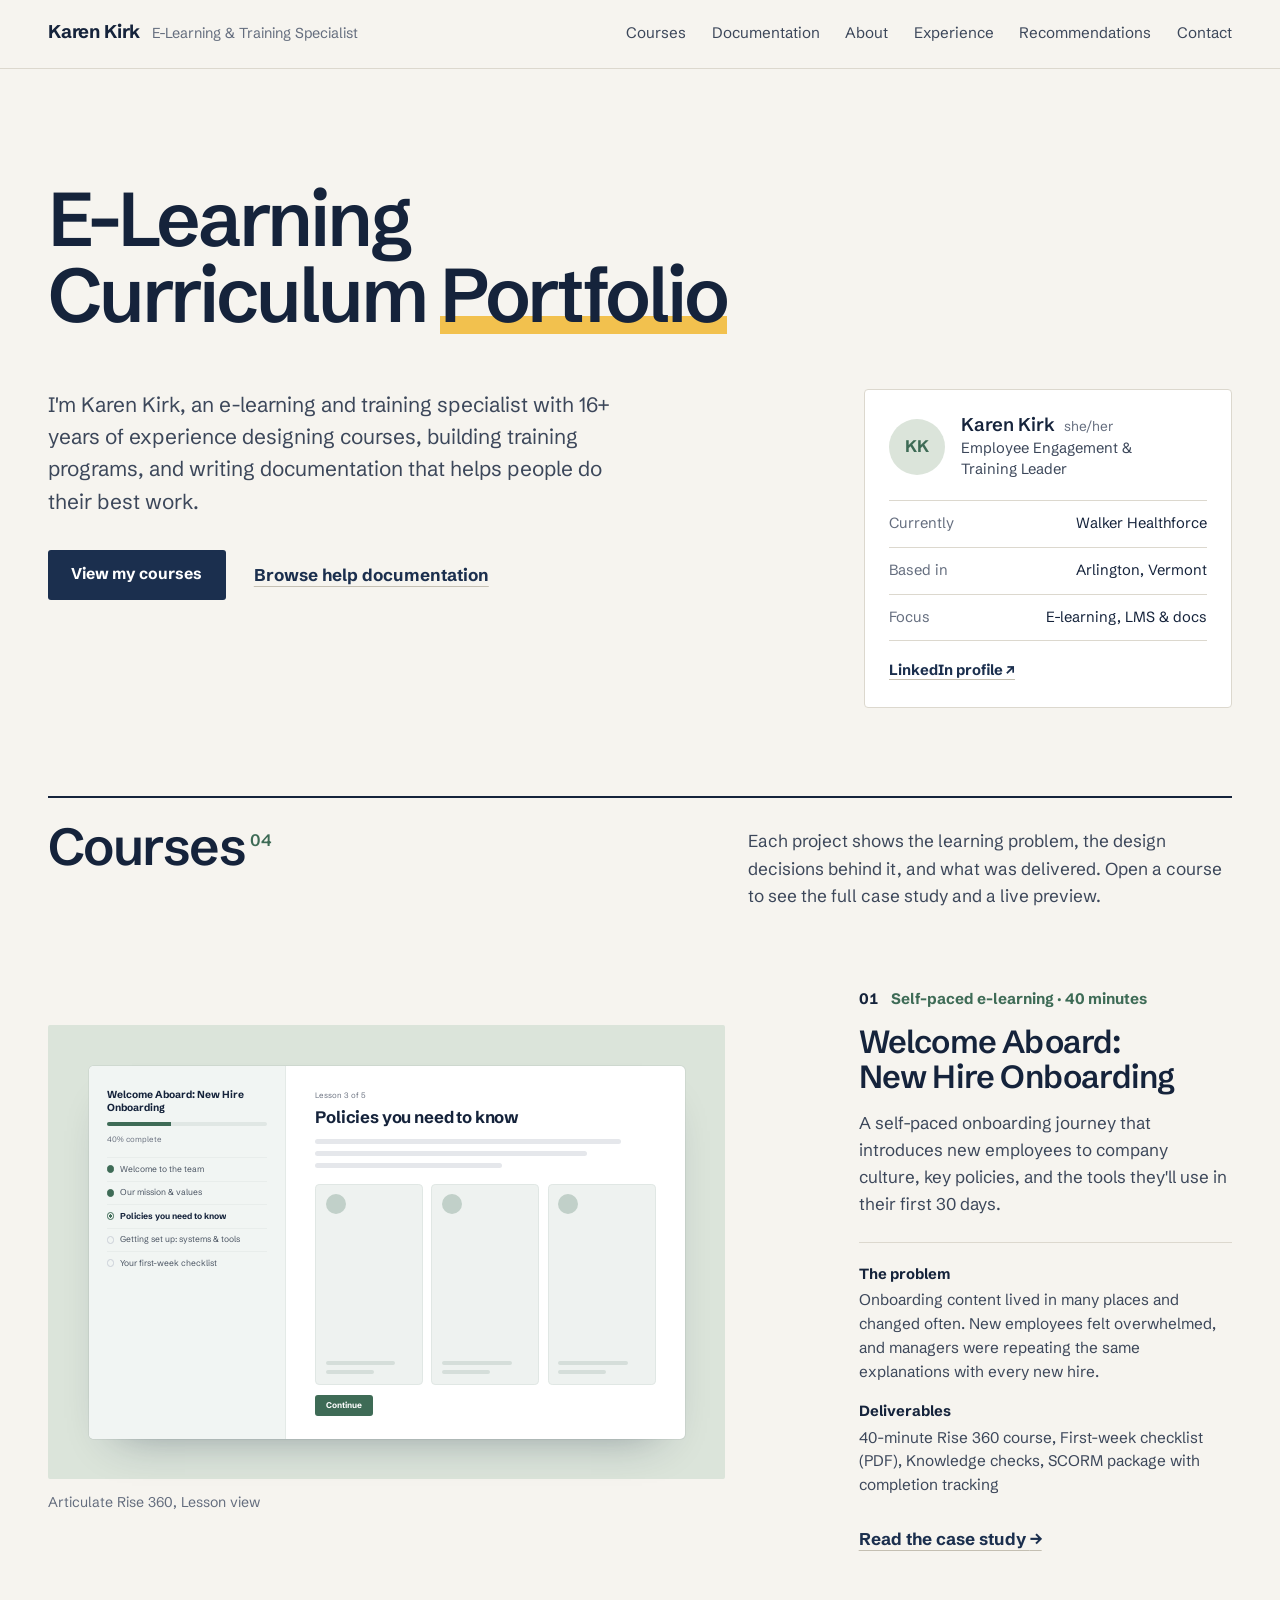
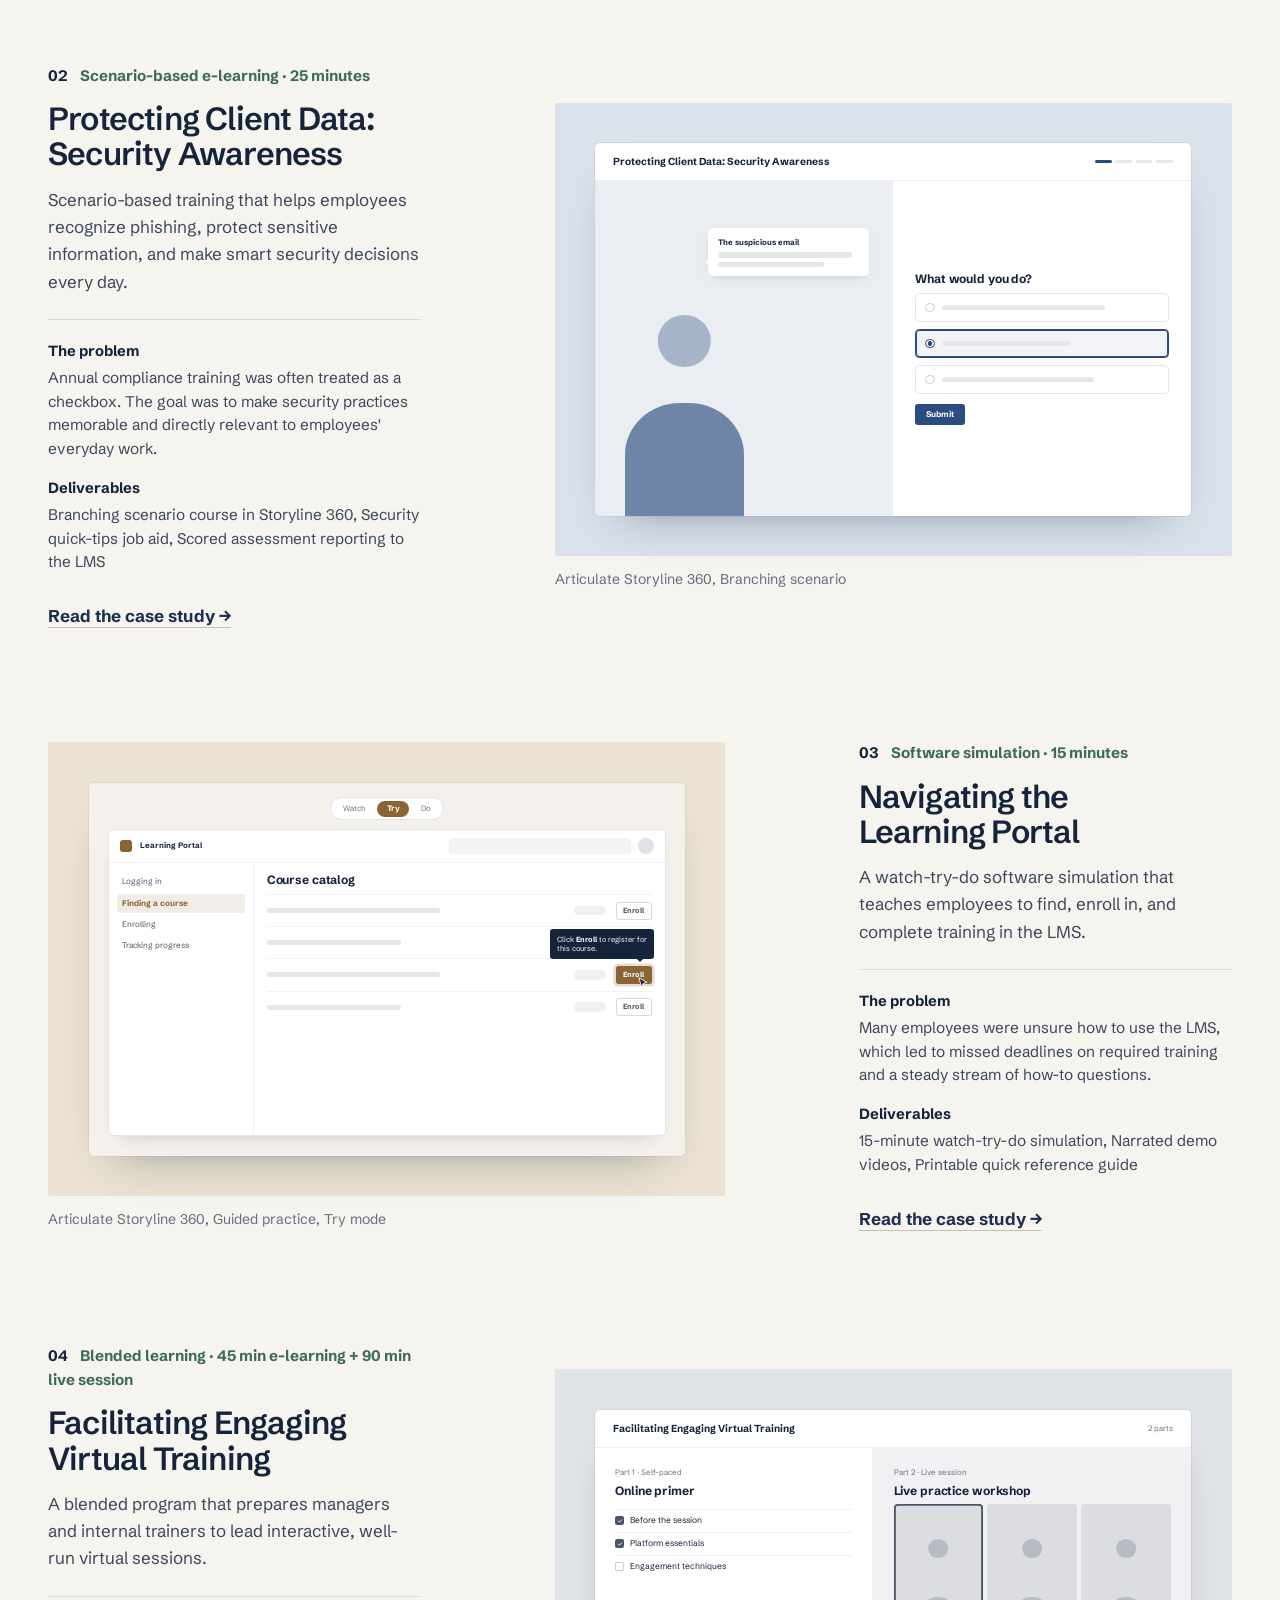
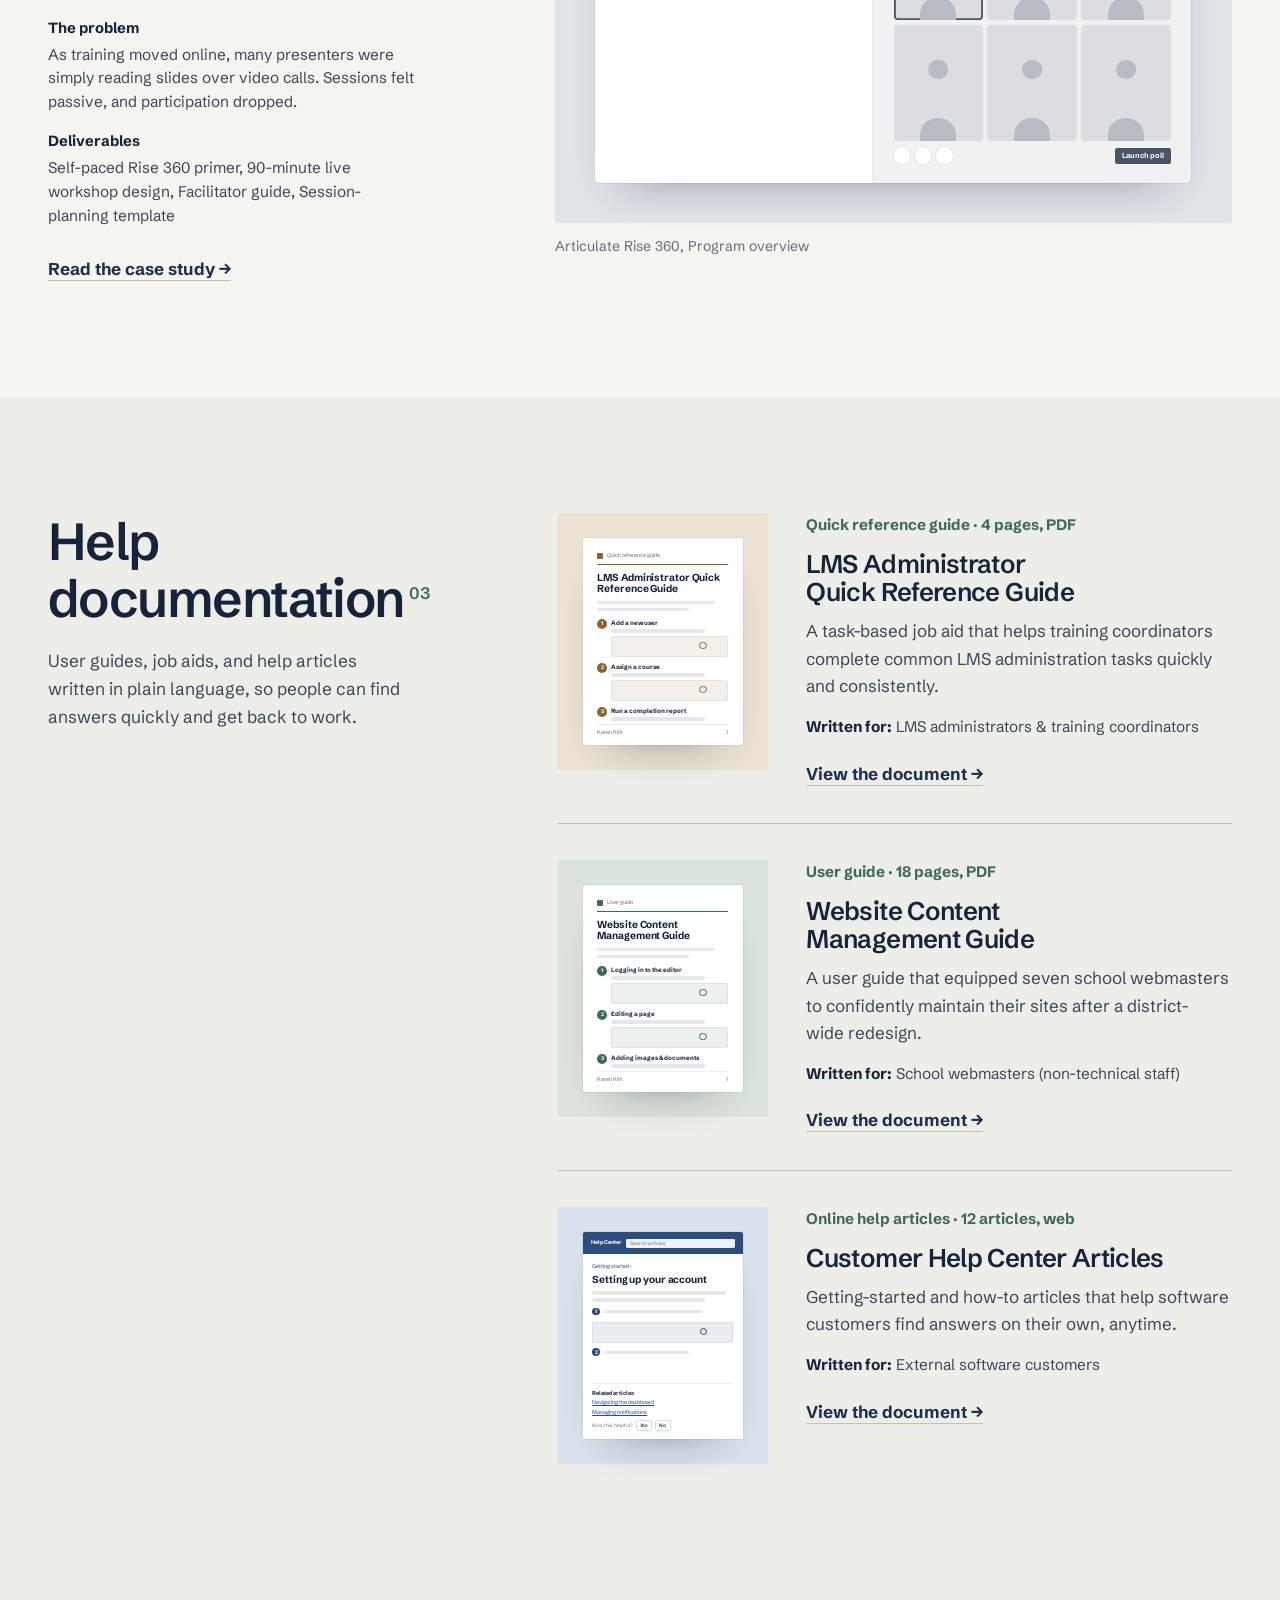
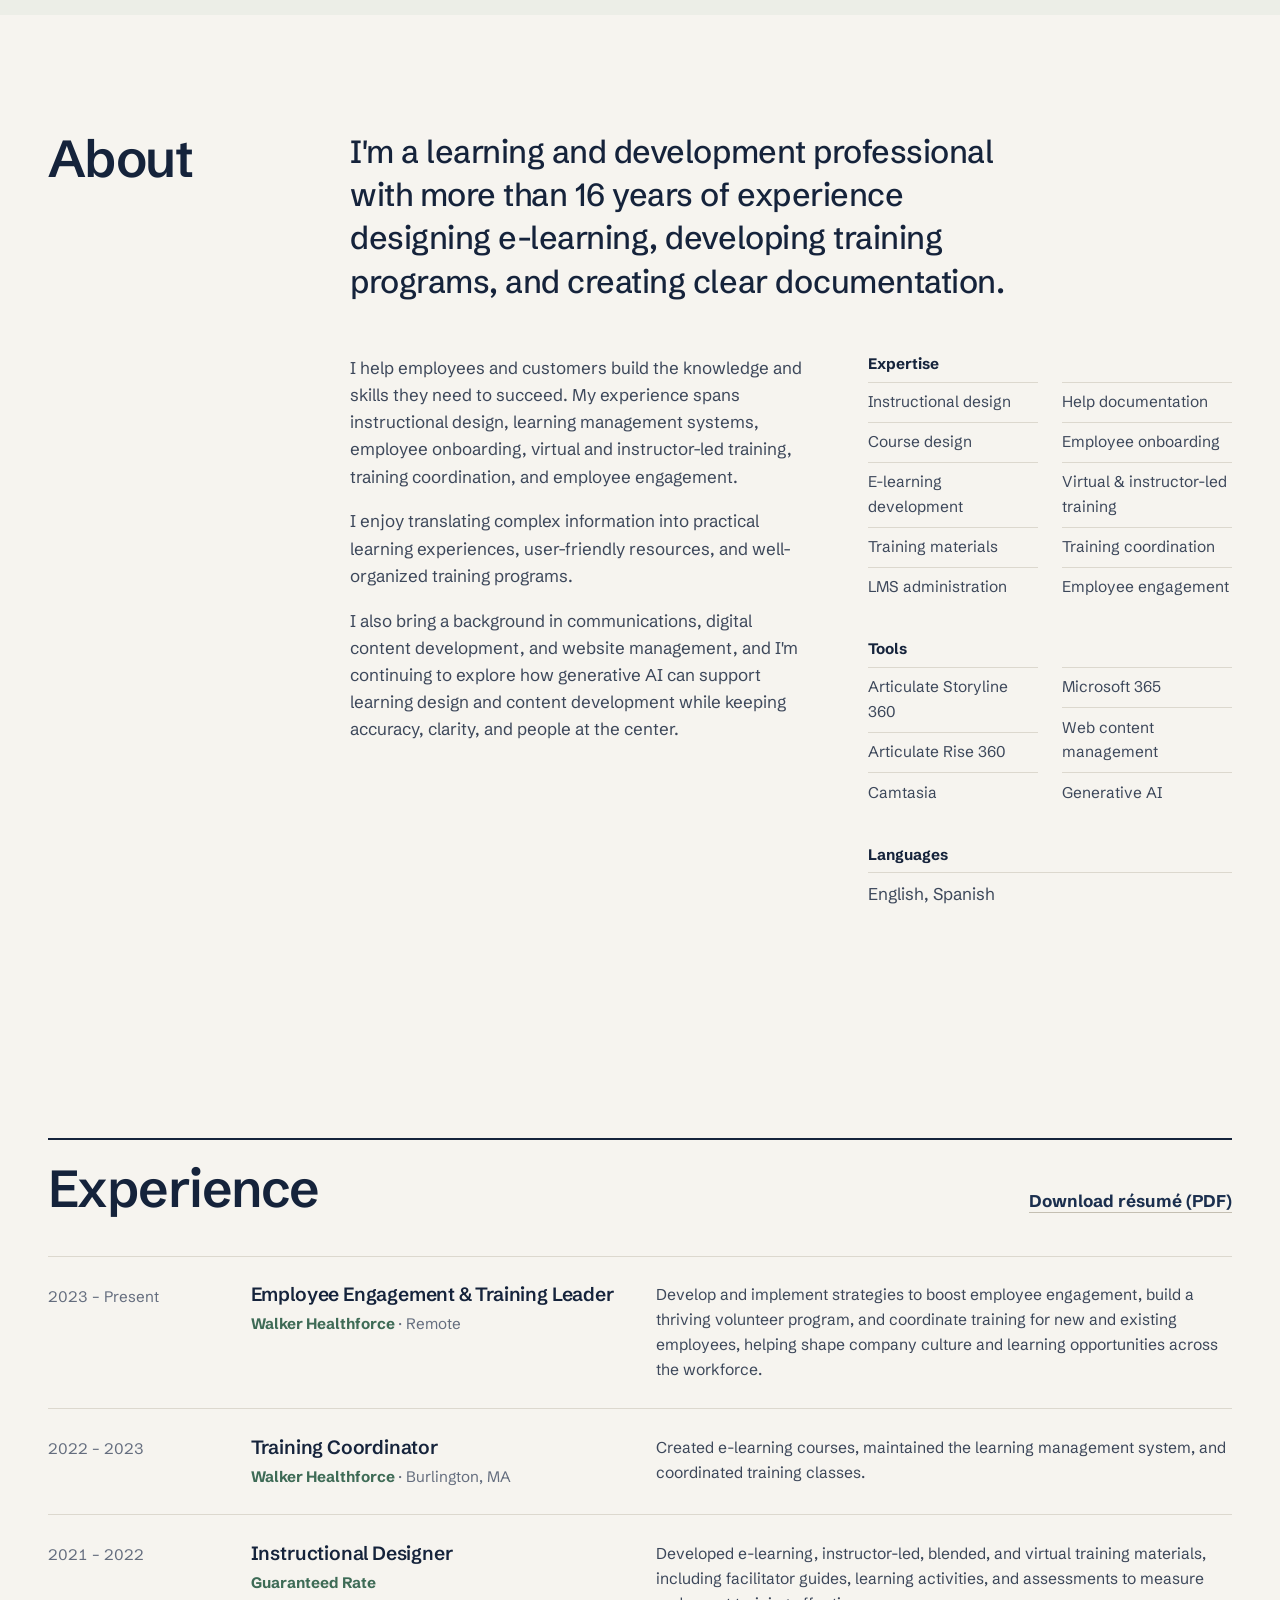
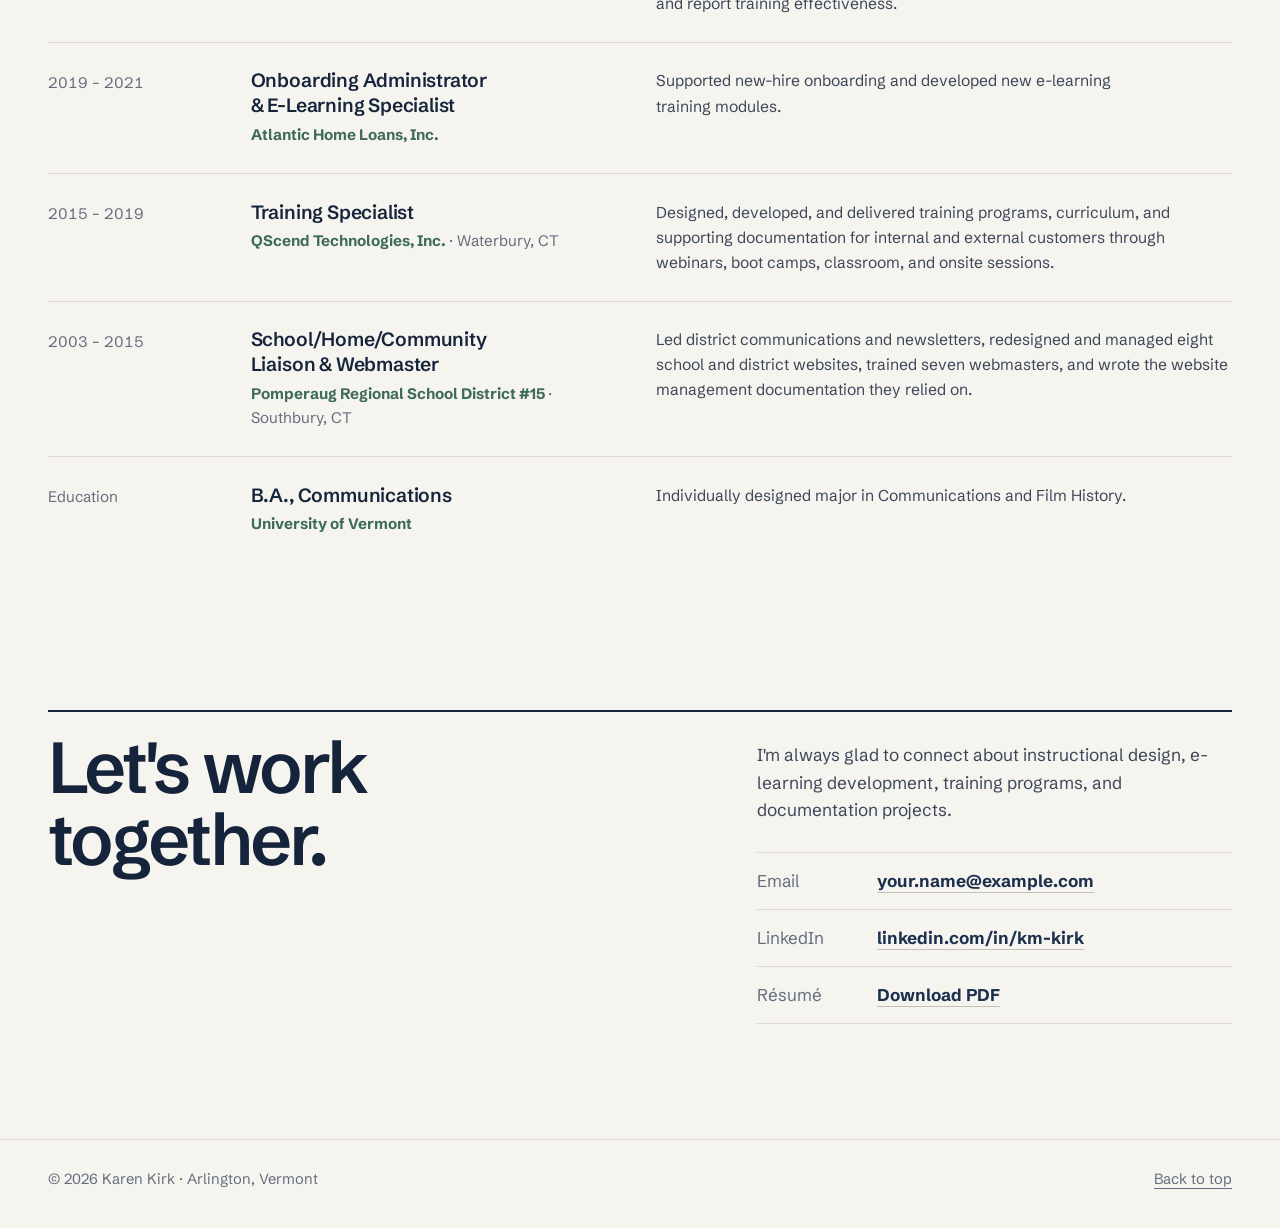
<file: index.html>
<!doctype html>
<html lang="en">
<head>
  <meta charset="utf-8">
  <meta name="viewport" content="width=device-width, initial-scale=1">
  <meta name="color-scheme" content="light">
  <title>Karen Kirk | E-Learning Curriculum Portfolio</title>
  <meta name="description" content="E-learning courses and help documentation by Karen Kirk, an e-learning and training specialist with 16+ years of experience.">
  <meta property="og:type" content="website">
  <meta property="og:title" content="Karen Kirk | E-Learning Curriculum Portfolio">
  <meta property="og:description" content="E-learning courses and help documentation by Karen Kirk.">
  <meta name="theme-color" content="#f6f4ef">
  <link rel="icon" href="assets/img/favicon.svg" type="image/svg+xml">

  <link rel="preconnect" href="https://fonts.googleapis.com">
  <link rel="preconnect" href="https://fonts.gstatic.com" crossorigin>
  <link rel="stylesheet" href="https://fonts.googleapis.com/css2?family=Schibsted+Grotesk:ital,wght@0,400..700;1,400&display=swap">
  <link rel="stylesheet" href="assets/css/styles.css">

  <script src="assets/js/projects.js" defer></script>
  <script src="assets/js/main.js" defer></script>
</head>
<body id="top">
  <a class="skip-link" href="#main">Skip to content</a>

  <header class="site-header">
    <div class="container header-inner">
      <a class="brand" href="#top">
        <span class="brand-name">Karen Kirk</span>
        <span class="brand-role">E-Learning &amp; Training Specialist</span>
      </a>

      <button class="nav-toggle" type="button" aria-expanded="false" aria-controls="site-nav">Menu</button>

      <nav id="site-nav" class="site-nav" aria-label="Main">
        <a href="#courses">Courses</a>
        <a href="#documentation">Documentation</a>
        <a href="#about">About</a>
        <a href="#experience">Experience</a>
        <a href="recommendations.html">Recommendations</a>
        <a href="#contact">Contact</a>
      </nav>
    </div>
  </header>

  <main id="main">

    <!-- ===================================================================
         INTRO
         =================================================================== -->
    <section class="hero">
      <div class="container hero-grid grid-12">
        <h1 class="hero-title"><span class="nowrap">E-Learning</span> Curriculum <span class="mark">Portfolio</span></h1>

        <div class="hero-intro">
          <p class="lede">
            I'm Karen Kirk, an e-learning and training specialist with 16+ years of experience
            designing courses, building training programs, and writing documentation that helps
            people do their best work.
          </p>
          <div class="actions">
            <a class="btn" href="#courses">View my courses</a>
            <a class="text-link" href="#documentation">Browse help documentation</a>
          </div>
        </div>

        <aside class="profile" aria-label="Profile summary">
          <div class="profile-top">
            <!-- EDIT: To use a photo, replace the line below with:
                 <img class="portrait" src="assets/img/portrait.jpg" alt="Karen Kirk" width="56" height="56"> -->
            <div class="portrait" aria-hidden="true">KK</div>
            <div>
              <p class="profile-name">Karen Kirk <span>she/her</span></p>
              <p class="profile-title">Employee Engagement &amp; Training Leader</p>
            </div>
          </div>
          <dl class="profile-meta">
            <div><dt>Currently</dt><dd>Walker Healthforce</dd></div>
            <div><dt>Based in</dt><dd>Arlington, Vermont</dd></div>
            <div><dt>Focus</dt><dd>E-learning, LMS &amp; docs</dd></div>
          </dl>
          <a class="text-link" href="https://www.linkedin.com/in/km-kirk/" target="_blank" rel="noopener">LinkedIn profile ↗</a>
        </aside>
      </div>
    </section>

    <!-- ===================================================================
         COURSES: built from assets/js/projects.js
         =================================================================== -->
    <section class="section courses" id="courses">
      <div class="container">
        <div class="section-head rule-head grid-12">
          <h2 class="section-title">Courses<sup class="count" data-count="courses"></sup></h2>
          <p>
            Each project shows the learning problem, the design decisions behind it, and what was
            delivered. Open a course to see the full case study and a live preview.
          </p>
        </div>
        <div id="course-list" class="works"></div>
      </div>
    </section>

    <!-- ===================================================================
         DOCUMENTATION: built from assets/js/projects.js
         =================================================================== -->
    <section class="section section--tint" id="documentation">
      <div class="container docs-layout grid-12">
        <div class="docs-head">
          <h2 class="section-title">Help documentation<sup class="count" data-count="docs"></sup></h2>
          <p>
            User guides, job aids, and help articles written in plain language, so people can find
            answers quickly and get back to work.
          </p>
        </div>
        <ol id="doc-list" class="doc-list"></ol>
      </div>
    </section>

    <!-- ===================================================================
         ABOUT
         =================================================================== -->
    <section class="section" id="about">
      <div class="container about-grid grid-12">
        <h2 class="section-title">About</h2>
        <div class="about-main">
          <p class="about-lead">
            I'm a learning and development professional with more than 16 years of experience
            designing e-learning, developing training programs, and creating clear documentation.
          </p>
          <div class="about-cols">
            <div class="about-text">
              <p>
                I help employees and customers build the knowledge and skills they need to succeed.
                My experience spans instructional design, learning management systems, employee
                onboarding, virtual and instructor-led training, training coordination, and
                employee engagement.
              </p>
              <p>
                I enjoy translating complex information into practical learning experiences,
                user-friendly resources, and well-organized training programs.
              </p>
              <p>
                I also bring a background in communications, digital content development, and
                website management, and I'm continuing to explore how generative AI can support
                learning design and content development while keeping accuracy, clarity, and people
                at the center.
              </p>
            </div>
            <div class="about-lists">
              <div>
                <h3>Expertise</h3>
                <ul class="plain-list plain-list--cols">
                  <li>Instructional design</li>
                  <li>Course design</li>
                  <li>E-learning development</li>
                  <li>Training materials</li>
                  <li>LMS administration</li>
                  <li>Help documentation</li>
                  <li>Employee onboarding</li>
                  <li>Virtual &amp; instructor-led training</li>
                  <li>Training coordination</li>
                  <li>Employee engagement</li>
                </ul>
              </div>
              <div>
                <!-- EDIT: Update this list to match the tools you actually use. -->
                <h3>Tools</h3>
                <ul class="plain-list plain-list--cols">
                  <li>Articulate Storyline 360</li>
                  <li>Articulate Rise 360</li>
                  <li>Camtasia</li>
                  <li>Microsoft 365</li>
                  <li>Web content management</li>
                  <li>Generative AI</li>
                </ul>
              </div>
              <div>
                <h3>Languages</h3>
                <p>English, Spanish</p>
              </div>
            </div>
          </div>
        </div>
      </div>
    </section>

    <!-- ===================================================================
         EXPERIENCE
         =================================================================== -->
    <section class="section" id="experience">
      <div class="container">
        <div class="exp-head rule-head">
          <h2 class="section-title">Experience</h2>
          <!-- EDIT: Add your résumé as assets/Karen-Kirk-Resume.pdf -->
          <a class="text-link" href="assets/Karen-Kirk-Resume.pdf" target="_blank" rel="noopener">Download résumé (PDF)</a>
        </div>

        <ol class="exp-list">
          <li>
            <span class="exp-years">2023 – Present</span>
            <div class="exp-role">
              <h3>Employee Engagement &amp; Training Leader</h3>
              <p>Walker Healthforce <span>· Remote</span></p>
            </div>
            <p class="exp-desc">Develop and implement strategies to boost employee engagement, build a thriving volunteer program, and coordinate training for new and existing employees, helping shape company culture and learning opportunities across the workforce.</p>
          </li>
          <li>
            <span class="exp-years">2022 – 2023</span>
            <div class="exp-role">
              <h3>Training Coordinator</h3>
              <p>Walker Healthforce <span>· Burlington, MA</span></p>
            </div>
            <p class="exp-desc">Created e-learning courses, maintained the learning management system, and coordinated training classes.</p>
          </li>
          <li>
            <span class="exp-years">2021 – 2022</span>
            <div class="exp-role">
              <h3>Instructional Designer</h3>
              <p>Guaranteed Rate</p>
            </div>
            <p class="exp-desc">Developed e-learning, instructor-led, blended, and virtual training materials, including facilitator guides, learning activities, and assessments to measure and report training effectiveness.</p>
          </li>
          <li>
            <span class="exp-years">2019 – 2021</span>
            <div class="exp-role">
              <h3>Onboarding Administrator &amp; E-Learning Specialist</h3>
              <p>Atlantic Home Loans, Inc.</p>
            </div>
            <p class="exp-desc">Supported new-hire onboarding and developed new e-learning training modules.</p>
          </li>
          <li>
            <span class="exp-years">2015 – 2019</span>
            <div class="exp-role">
              <h3>Training Specialist</h3>
              <p>QScend Technologies, Inc. <span>· Waterbury, CT</span></p>
            </div>
            <p class="exp-desc">Designed, developed, and delivered training programs, curriculum, and supporting documentation for internal and external customers through webinars, boot camps, classroom, and onsite sessions.</p>
          </li>
          <li>
            <span class="exp-years">2003 – 2015</span>
            <div class="exp-role">
              <h3>School/Home/Community Liaison &amp; Webmaster</h3>
              <p>Pomperaug Regional School District #15 <span>· Southbury, CT</span></p>
            </div>
            <p class="exp-desc">Led district communications and newsletters, redesigned and managed eight school and district websites, trained seven webmasters, and wrote the website management documentation they relied on.</p>
          </li>
          <li>
            <span class="exp-years">Education</span>
            <div class="exp-role">
              <h3>B.A., Communications</h3>
              <p>University of Vermont</p>
            </div>
            <p class="exp-desc">Individually designed major in Communications and Film History.</p>
          </li>
        </ol>
      </div>
    </section>

    <!-- ===================================================================
         CONTACT
         =================================================================== -->
    <section class="section" id="contact">
      <div class="container contact-grid grid-12 rule-head">
        <h2 class="contact-title">Let's work together.</h2>
        <div class="contact-side">
          <p>I'm always glad to connect about instructional design, e-learning development, training programs, and documentation projects.</p>
          <ul class="contact-links">
            <!-- EDIT: Replace with your email address (in both places on this line) -->
            <li><span>Email</span><a class="text-link" href="mailto:your.name@example.com">your.name@example.com</a></li>
            <li><span>LinkedIn</span><a class="text-link" href="https://www.linkedin.com/in/km-kirk/" target="_blank" rel="noopener">linkedin.com/in/km-kirk</a></li>
            <li><span>Résumé</span><a class="text-link" href="assets/Karen-Kirk-Resume.pdf" target="_blank" rel="noopener">Download PDF</a></li>
          </ul>
        </div>
      </div>
    </section>
  </main>

  <footer class="site-footer">
    <div class="container footer-inner">
      <p>© <span data-year>2026</span> Karen Kirk · Arlington, Vermont</p>
      <a href="#top">Back to top</a>
    </div>
  </footer>
</body>
</html>
</file>
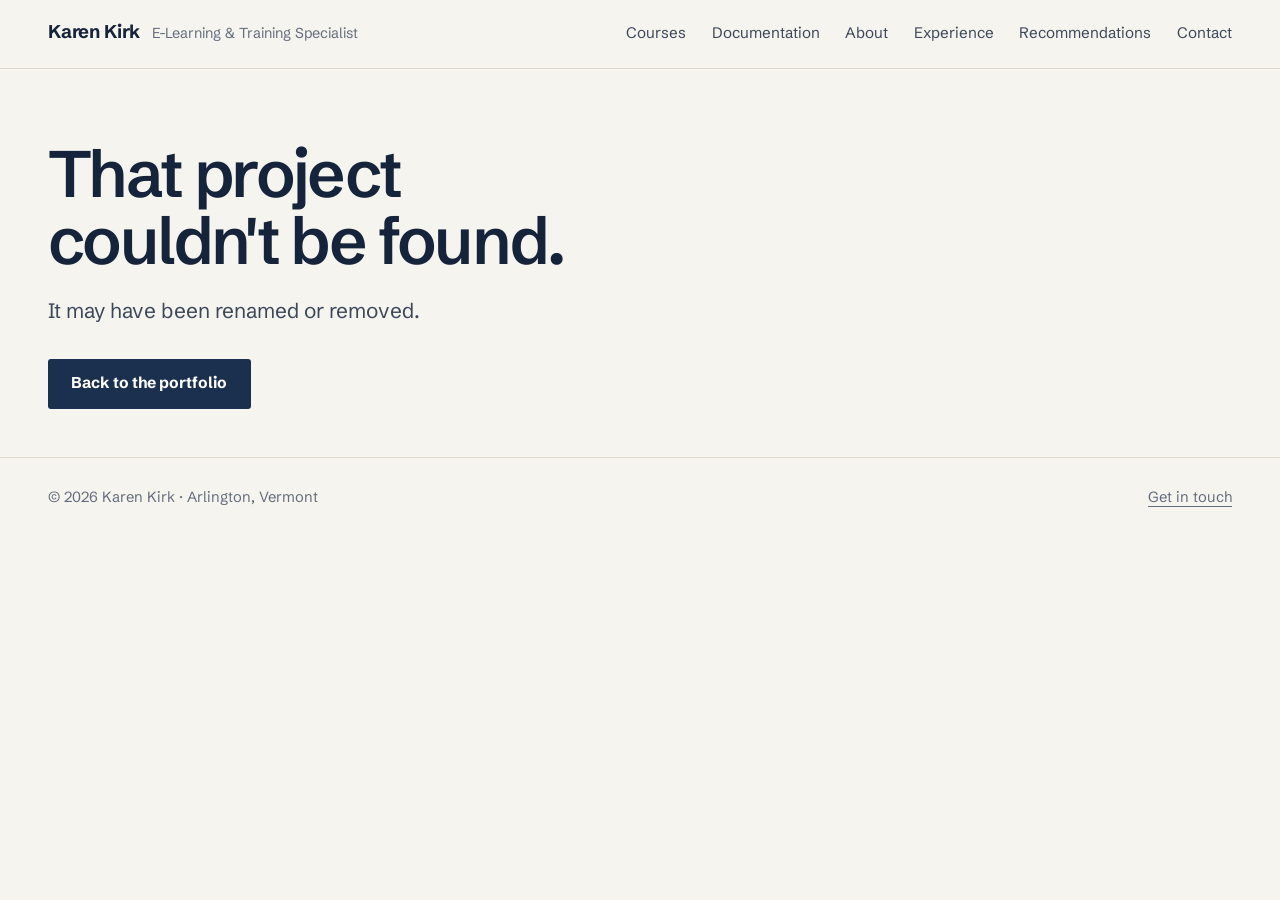
<file: project.html>
<!doctype html>
<html lang="en">
<head>
  <meta charset="utf-8">
  <meta name="viewport" content="width=device-width, initial-scale=1">
  <meta name="color-scheme" content="light">
  <title>Case study | Karen Kirk</title>
  <meta name="description" content="E-learning course and help documentation case study by Karen Kirk.">
  <meta name="theme-color" content="#f6f4ef">
  <link rel="icon" href="assets/img/favicon.svg" type="image/svg+xml">

  <link rel="preconnect" href="https://fonts.googleapis.com">
  <link rel="preconnect" href="https://fonts.gstatic.com" crossorigin>
  <link rel="stylesheet" href="https://fonts.googleapis.com/css2?family=Schibsted+Grotesk:ital,wght@0,400..700;1,400&display=swap">
  <link rel="stylesheet" href="assets/css/styles.css">

  <script src="assets/js/projects.js" defer></script>
  <script src="assets/js/main.js" defer></script>
</head>
<body id="top">
  <a class="skip-link" href="#main">Skip to content</a>

  <header class="site-header">
    <div class="container header-inner">
      <a class="brand" href="index.html">
        <span class="brand-name">Karen Kirk</span>
        <span class="brand-role">E-Learning &amp; Training Specialist</span>
      </a>

      <button class="nav-toggle" type="button" aria-expanded="false" aria-controls="site-nav">Menu</button>

      <nav id="site-nav" class="site-nav" aria-label="Main">
        <a href="index.html#courses">Courses</a>
        <a href="index.html#documentation">Documentation</a>
        <a href="index.html#about">About</a>
        <a href="index.html#experience">Experience</a>
        <a href="recommendations.html">Recommendations</a>
        <a href="index.html#contact">Contact</a>
      </nav>
    </div>
  </header>

  <!-- Everything inside #project is built from assets/js/projects.js -->
  <main id="main">
    <div id="project">
      <noscript>
        <div class="container case-hero">
          <p>This page needs JavaScript to show the case study. <a href="index.html">Return to the portfolio</a>.</p>
        </div>
      </noscript>
    </div>
  </main>

  <footer class="site-footer">
    <div class="container footer-inner">
      <p>© <span data-year>2026</span> Karen Kirk · Arlington, Vermont</p>
      <a href="index.html#contact">Get in touch</a>
    </div>
  </footer>
</body>
</html>
</file>
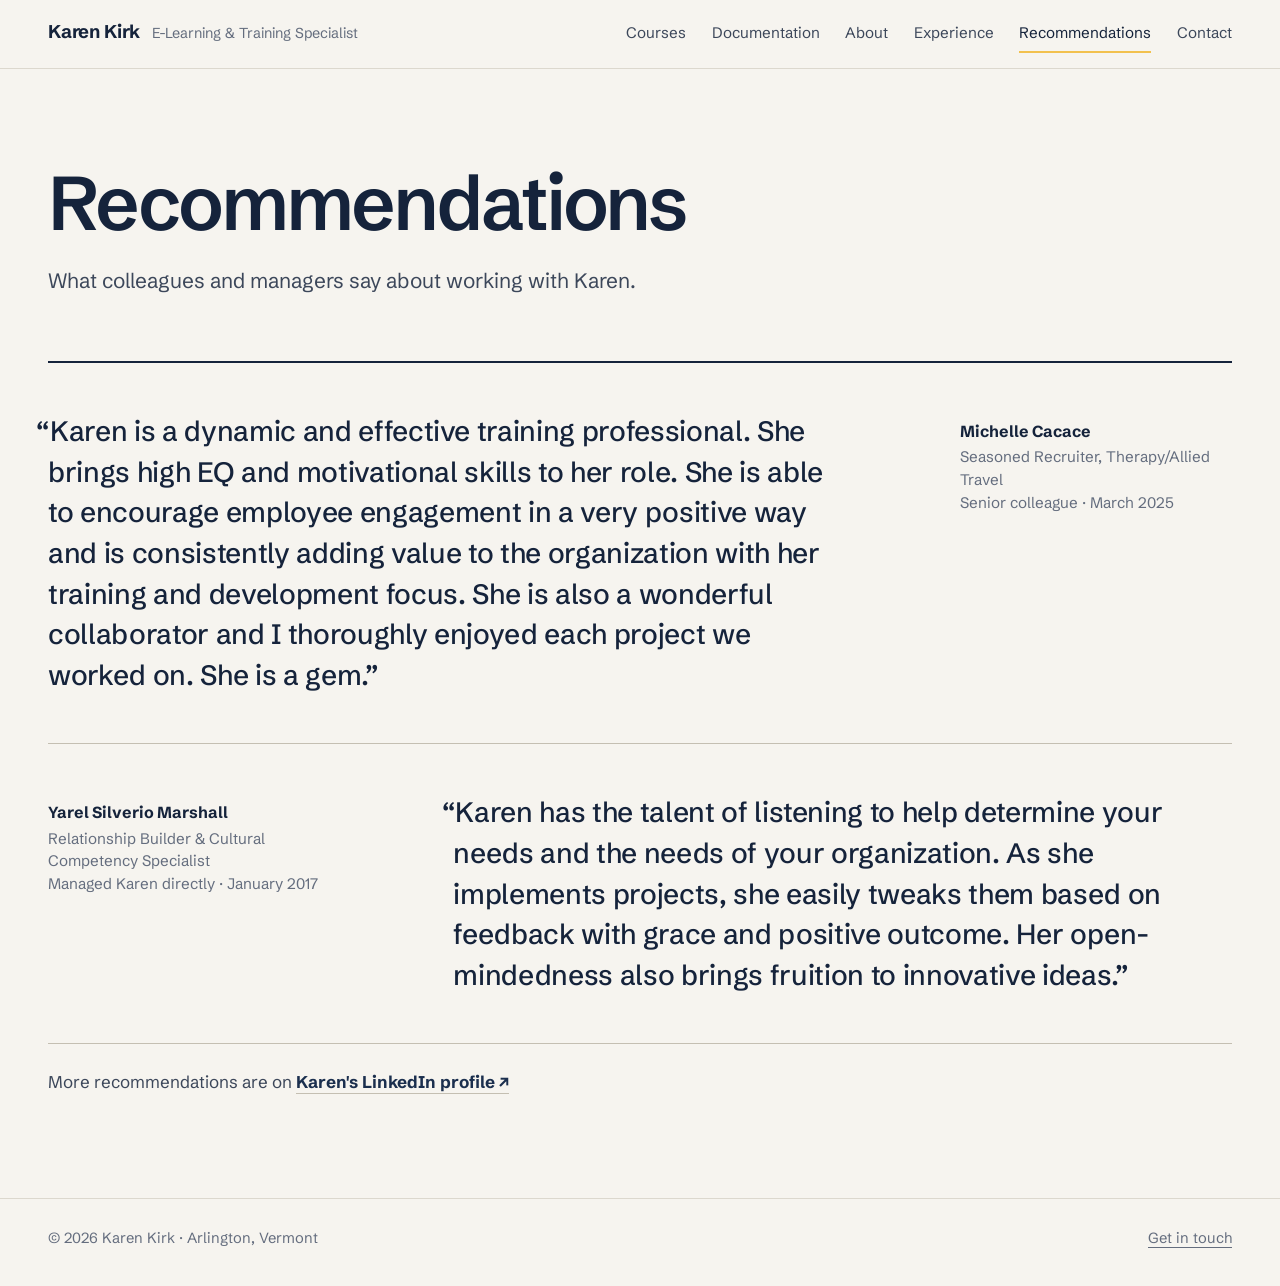
<file: recommendations.html>
<!doctype html>
<html lang="en">
<head>
  <meta charset="utf-8">
  <meta name="viewport" content="width=device-width, initial-scale=1">
  <meta name="color-scheme" content="light">
  <title>Recommendations | Karen Kirk</title>
  <meta name="description" content="Recommendations from colleagues and managers who have worked with Karen Kirk.">
  <meta name="theme-color" content="#f6f4ef">
  <link rel="icon" href="assets/img/favicon.svg" type="image/svg+xml">

  <link rel="preconnect" href="https://fonts.googleapis.com">
  <link rel="preconnect" href="https://fonts.gstatic.com" crossorigin>
  <link rel="stylesheet" href="https://fonts.googleapis.com/css2?family=Schibsted+Grotesk:ital,wght@0,400..700;1,400&display=swap">
  <link rel="stylesheet" href="assets/css/styles.css">

  <script src="assets/js/main.js" defer></script>
</head>
<body id="top">
  <a class="skip-link" href="#main">Skip to content</a>

  <header class="site-header">
    <div class="container header-inner">
      <a class="brand" href="index.html">
        <span class="brand-name">Karen Kirk</span>
        <span class="brand-role">E-Learning &amp; Training Specialist</span>
      </a>

      <button class="nav-toggle" type="button" aria-expanded="false" aria-controls="site-nav">Menu</button>

      <nav id="site-nav" class="site-nav" aria-label="Main">
        <a href="index.html#courses">Courses</a>
        <a href="index.html#documentation">Documentation</a>
        <a href="index.html#about">About</a>
        <a href="index.html#experience">Experience</a>
        <a href="recommendations.html" aria-current="page">Recommendations</a>
        <a href="index.html#contact">Contact</a>
      </nav>
    </div>
  </header>

  <main id="main">
    <section class="page-hero container">
      <h1>Recommendations</h1>
      <p class="lede">What colleagues and managers say about working with Karen.</p>
    </section>

    <!-- To add a recommendation, copy one <figure class="rec"> ... </figure> block
         and paste it below the others. The layout alternates automatically. -->
    <section class="container recs" aria-label="Recommendations">
      <figure class="rec">
        <blockquote>
          <p>“Karen is a dynamic and effective training professional. She brings high EQ and motivational skills to her role. She is able to encourage employee engagement in a very positive way and is consistently adding value to the organization with her training and development focus. She is also a wonderful collaborator and I thoroughly enjoyed each project we worked on. She is a gem.”</p>
        </blockquote>
        <figcaption>
          <strong>Michelle Cacace</strong>
          <span>Seasoned Recruiter, Therapy/Allied Travel</span>
          <span>Senior colleague · March 2025</span>
        </figcaption>
      </figure>

      <figure class="rec">
        <blockquote>
          <p>“Karen has the talent of listening to help determine your needs and the needs of your organization. As she implements projects, she easily tweaks them based on feedback with grace and positive outcome. Her open-mindedness also brings fruition to innovative ideas.”</p>
        </blockquote>
        <figcaption>
          <strong>Yarel Silverio Marshall</strong>
          <span>Relationship Builder &amp; Cultural Competency Specialist</span>
          <span>Managed Karen directly · January 2017</span>
        </figcaption>
      </figure>

      <p class="recs-more">
        More recommendations are on
        <a class="text-link" href="https://www.linkedin.com/in/km-kirk/details/recommendations/" target="_blank" rel="noopener">Karen's LinkedIn profile ↗</a>
      </p>
    </section>
  </main>

  <footer class="site-footer">
    <div class="container footer-inner">
      <p>© <span data-year>2026</span> Karen Kirk · Arlington, Vermont</p>
      <a href="index.html#contact">Get in touch</a>
    </div>
  </footer>
</body>
</html>
</file>
<file: assets/css/styles.css>
/* ==========================================================================
   Karen Kirk | E-Learning Curriculum Portfolio
   Colors, fonts and spacing are variables in :root below.
   ========================================================================== */

:root {
  /* Neutrals */
  --paper: #f6f4ef;
  --paper-tint: #eceee7;
  --white: #ffffff;
  --line: #dcd8ce;
  --line-strong: #c4bfb2;

  /* Text */
  --ink: #15233b;
  --ink-2: #3c475a;
  --muted: #646d7e;

  /* Brand */
  --navy: #1b2f4e;
  --navy-hover: #0f1f38;
  --green: #3e6b56;
  --highlight: #f2c14e;

  /* Preview backgrounds, chosen with `color` in projects.js */
  --tone-green: #3e6b56;
  --mat-green: #dbe4da;
  --tone-blue: #2b4c7e;
  --mat-blue: #d9e1eb;
  --tone-sand: #8a6433;
  --mat-sand: #ebe2d1;
  --tone-slate: #4a5568;
  --mat-slate: #e0e3e7;

  --font-display: "Schibsted Grotesk", ui-sans-serif, system-ui, -apple-system, "Segoe UI", sans-serif;
  --font-text: "Schibsted Grotesk", ui-sans-serif, system-ui, -apple-system, "Segoe UI", sans-serif;

  --container: 1200px;
  --gutter: clamp(1rem, 5vw, 3rem);
  --col-gap: clamp(1rem, 2.5vw, 2rem);
  --header-h: 68px;
  --ease: cubic-bezier(0.2, 0.7, 0.2, 1);

  color-scheme: light;
}

/* --------------------------------------------------------------------------
   Base
   -------------------------------------------------------------------------- */

*,
*::before,
*::after {
  box-sizing: border-box;
}

html {
  scroll-behavior: smooth;
  -webkit-text-size-adjust: 100%;
}

body {
  margin: 0;
  background: var(--paper);
  color: var(--ink);
  font: 400 1.0625rem/1.6 var(--font-text);
  -webkit-font-smoothing: antialiased;
  -moz-osx-font-smoothing: grayscale;
}

img,
svg,
iframe {
  display: block;
  max-width: 100%;
}

a {
  color: inherit;
}

h1,
h2,
h3 {
  margin: 0;
  font-family: var(--font-display);
  font-weight: 600;
  line-height: 1.1;
  letter-spacing: -0.02em;
  text-wrap: balance;
}

p {
  text-wrap: pretty;
}

::selection {
  background: var(--highlight);
  color: var(--ink);
}

:focus-visible {
  outline: 2px solid var(--navy);
  outline-offset: 3px;
}

.container {
  width: min(100% - 2 * var(--gutter), var(--container));
  margin-inline: auto;
}

.nowrap {
  white-space: nowrap;
}

.skip-link {
  position: absolute;
  left: 1rem;
  top: -100px;
  z-index: 100;
  padding: 0.6rem 1rem;
  background: var(--navy);
  color: var(--white);
  text-decoration: none;
}

.skip-link:focus {
  top: 1rem;
}

section[id] {
  scroll-margin-top: var(--header-h);
}

/* Highlighter stroke under a word */
.mark {
  background-image: linear-gradient(var(--highlight), var(--highlight));
  background-repeat: no-repeat;
  background-size: 100% 0.24em;
  background-position: 0 90%;
  -webkit-box-decoration-break: clone;
  box-decoration-break: clone;
}

/* --------------------------------------------------------------------------
   Buttons & links
   -------------------------------------------------------------------------- */

.btn {
  display: inline-flex;
  align-items: center;
  gap: 0.6rem;
  padding: 0.9rem 1.4rem;
  border: 1px solid transparent;
  border-radius: 3px;
  background: var(--navy);
  color: var(--white);
  font: 700 0.98rem/1.2 var(--font-text);
  text-decoration: none;
  transition: background-color 0.2s;
}

.btn:hover {
  background: var(--navy-hover);
}

.btn[aria-disabled="true"] {
  background: transparent;
  border: 1px dashed var(--line-strong);
  color: var(--muted);
  pointer-events: none;
}

.text-link,
.arrow-link {
  color: var(--navy);
  font-weight: 700;
  text-decoration: underline;
  text-decoration-color: var(--line-strong);
  text-decoration-thickness: 1px;
  text-underline-offset: 0.3em;
  transition: text-decoration-color 0.2s;
}

.text-link:hover,
.arrow-link:hover {
  text-decoration-color: var(--highlight);
  text-decoration-thickness: 3px;
}

.actions {
  display: flex;
  flex-wrap: wrap;
  align-items: center;
  gap: 1rem 1.75rem;
  margin-top: 2rem;
}

/* --------------------------------------------------------------------------
   Header & navigation
   -------------------------------------------------------------------------- */

.site-header {
  position: sticky;
  top: 0;
  z-index: 50;
  background: var(--paper);
  border-bottom: 1px solid var(--line);
}

.header-inner {
  height: var(--header-h);
  display: flex;
  align-items: center;
  justify-content: space-between;
  gap: 2rem;
}

.brand {
  display: inline-flex;
  align-items: baseline;
  gap: 0.75rem;
  text-decoration: none;
  white-space: nowrap;
}

.brand-name {
  font: 700 1.15rem/1 var(--font-display);
  letter-spacing: -0.01em;
}

.brand-role {
  color: var(--muted);
  font-size: 0.9rem;
}

.site-nav {
  display: flex;
  align-items: center;
  gap: clamp(1rem, 2vw, 1.75rem);
}

.site-nav a {
  padding: 0.35rem 0;
  border-bottom: 2px solid transparent;
  color: var(--ink-2);
  font-size: 0.95rem;
  text-decoration: none;
  transition: color 0.2s, border-color 0.2s;
}

.site-nav a:hover {
  color: var(--ink);
  border-bottom-color: var(--line-strong);
}

.site-nav a[aria-current="page"] {
  color: var(--ink);
  border-bottom-color: var(--highlight);
}

.nav-toggle {
  display: none;
  padding: 0.5rem 0.9rem;
  border: 1px solid var(--line-strong);
  border-radius: 3px;
  background: none;
  color: var(--ink);
  font: 700 0.9rem/1 var(--font-text);
  cursor: pointer;
}

@media (max-width: 1099px) {
  .brand-role {
    display: none;
  }
}

@media (max-width: 879px) {
  .nav-toggle {
    display: inline-block;
  }

  .site-nav {
    position: absolute;
    top: 100%;
    left: 0;
    right: 0;
    display: none;
    flex-direction: column;
    align-items: stretch;
    gap: 0;
    padding: 0.25rem var(--gutter) 1.25rem;
    background: var(--paper);
    border-bottom: 1px solid var(--line);
  }

  .site-nav.is-open {
    display: flex;
  }

  .site-nav a {
    padding: 0.9rem 0;
    border-bottom: 1px solid var(--line);
    font-size: 1.05rem;
  }

  .site-nav a:hover,
  .site-nav a[aria-current="page"] {
    border-bottom-color: var(--line);
  }

  .site-nav a[aria-current="page"] {
    font-weight: 700;
  }
}

/* --------------------------------------------------------------------------
   Shared layout
   -------------------------------------------------------------------------- */

.section {
  padding: clamp(4rem, 9vw, 7.5rem) 0;
}

.section--tint {
  background: var(--paper-tint);
}

.section-title {
  font-size: clamp(2rem, 4.5vw, 3.25rem);
  letter-spacing: -0.03em;
}

.count {
  margin-left: 0.3em;
  color: var(--green);
  font: 600 0.32em/1 var(--font-text);
  letter-spacing: 0;
  vertical-align: super;
  font-variant-numeric: tabular-nums;
}

.lede {
  max-width: 34em;
  margin: 0;
  color: var(--ink-2);
  font-size: clamp(1.15rem, 1.7vw, 1.3rem);
  line-height: 1.55;
}

.rule-head {
  padding-top: 1.25rem;
  border-top: 2px solid var(--ink);
}

@media (min-width: 960px) {
  .grid-12 {
    display: grid;
    grid-template-columns: repeat(12, minmax(0, 1fr));
    column-gap: var(--col-gap);
  }
}

/* --------------------------------------------------------------------------
   Hero
   -------------------------------------------------------------------------- */

.hero {
  padding: clamp(3rem, 9vw, 7rem) 0 clamp(3.5rem, 7vw, 5.5rem);
}

.hero-grid {
  display: grid;
  gap: 2.5rem;
}

.hero-title {
  font-size: clamp(2.5rem, 6.2vw, 4.75rem);
  line-height: 1;
  letter-spacing: -0.04em;
}

@media (min-width: 960px) {
  .hero-grid {
    row-gap: 3.5rem;
  }

  .hero-title {
    grid-column: 1 / span 10;
  }

  .hero-intro {
    grid-column: 1 / span 6;
    align-self: start;
  }

  .profile {
    grid-column: 9 / span 4;
    align-self: start;
  }
}

.profile {
  padding: 1.5rem;
  background: var(--white);
  border: 1px solid var(--line);
  border-radius: 4px;
}

.profile-top {
  display: flex;
  align-items: center;
  gap: 1rem;
  margin-bottom: 1.25rem;
}

.portrait {
  width: 56px;
  height: 56px;
  flex: none;
  display: grid;
  place-items: center;
  border-radius: 50%;
  background: var(--mat-green);
  color: var(--green);
  font: 700 1.05rem/1 var(--font-display);
  object-fit: cover;
}

.profile-name {
  margin: 0;
  font: 600 1.15rem/1.2 var(--font-display);
}

.profile-name span {
  margin-left: 0.3rem;
  color: var(--muted);
  font: 400 0.85rem var(--font-text);
}

.profile-title {
  margin: 0.15rem 0 0;
  color: var(--ink-2);
  font-size: 0.92rem;
  line-height: 1.4;
}

.profile-meta {
  margin: 0;
  border-top: 1px solid var(--line);
}

.profile-meta div {
  display: flex;
  justify-content: space-between;
  gap: 1rem;
  padding: 0.7rem 0;
  border-bottom: 1px solid var(--line);
  font-size: 0.92rem;
}

.profile-meta dt {
  color: var(--muted);
}

.profile-meta dd {
  margin: 0;
  text-align: right;
}

.profile .text-link {
  display: inline-block;
  margin-top: 1.1rem;
  font-size: 0.92rem;
}

/* --------------------------------------------------------------------------
   Previews: the drawn course screens and document pages
   -------------------------------------------------------------------------- */

.tone-green { --tone: var(--tone-green); --mat: var(--mat-green); }
.tone-blue  { --tone: var(--tone-blue);  --mat: var(--mat-blue); }
.tone-sand  { --tone: var(--tone-sand);  --mat: var(--mat-sand); }
.tone-slate { --tone: var(--tone-slate); --mat: var(--mat-slate); }

.mat {
  padding: clamp(1rem, 6%, 3.5rem);
  background: var(--mat, var(--mat-green));
  border-radius: 2px;
}

.shot {
  position: relative;
  container-type: inline-size;
  overflow: hidden;
  aspect-ratio: 16 / 10;
  background: var(--white);
  border-radius: 5px;
  box-shadow:
    0 0 0 1px rgb(21 35 59 / 0.06),
    0 22px 44px -28px rgb(21 35 59 / 0.45);
  transition: transform 0.45s var(--ease);
}

.shot--doc {
  aspect-ratio: 8.5 / 11;
  border-radius: 2px;
}

.shot > img {
  width: 100%;
  height: 100%;
  object-fit: cover;
  object-position: top;
}

.ui {
  position: absolute;
  inset: 0;
  color: var(--ink);
  font-family: var(--font-text);
  font-size: 1.55cqw;
  line-height: 1.35;
}

.shot--doc .ui {
  font-size: 4.1cqw;
}

.ui p {
  margin: 0;
}

.ui-small {
  color: #6b7280;
  font-size: 0.85em;
}

.ui-strong {
  color: var(--ink);
  font-weight: 700;
}

.ui-course {
  font: 700 1.1em/1.3 var(--font-display);
}

.ui-h {
  font: 700 1.8em/1.15 var(--font-display);
  letter-spacing: -0.01em;
}

.ui-h--sm {
  font-size: 1.3em;
}

.bar {
  display: block;
  flex: none;
  height: 0.55em;
  border-radius: 99px;
  background: #e5e7eb;
}

.w95 { width: 95%; } .w90 { width: 90%; } .w80 { width: 80%; } .w75 { width: 75%; }
.w70 { width: 70%; } .w65 { width: 65%; } .w60 { width: 60%; } .w55 { width: 55%; }
.w45 { width: 45%; } .w35 { width: 35%; }

.ui-btn {
  align-self: flex-start;
  padding: 0.6em 1.3em;
  border-radius: 0.35em;
  background: var(--tone);
  color: var(--white);
  font-size: 0.9em;
  font-weight: 700;
}

/* Lesson view (Rise-style) */
.ui--lesson {
  display: grid;
  grid-template-columns: 33% 1fr;
}

.ui-side {
  display: flex;
  flex-direction: column;
  gap: 0.8em;
  min-width: 0;
  padding: 2.4em 1.9em;
  background: color-mix(in srgb, var(--tone) 7%, #fff);
  border-right: 1px solid color-mix(in srgb, var(--tone) 14%, #fff);
}

.ui-progress {
  height: 0.45em;
  overflow: hidden;
  border-radius: 99px;
  background: color-mix(in srgb, var(--tone) 16%, #fff);
}

.ui-progress span {
  display: block;
  height: 100%;
  background: var(--tone);
}

.ui-lessons {
  margin: 0.6em 0 0;
  padding: 0;
  list-style: none;
}

.ui-lessons li {
  display: flex;
  align-items: center;
  gap: 0.7em;
  padding: 0.65em 0;
  border-top: 1px solid color-mix(in srgb, var(--tone) 12%, #fff);
  color: #4b5563;
  font-size: 0.92em;
}

.ui-lessons li span,
.ui-nav span {
  min-width: 0;
  overflow: hidden;
  white-space: nowrap;
  text-overflow: ellipsis;
}

.ui-lessons li::before {
  content: "";
  flex: none;
  width: 0.9em;
  height: 0.9em;
  border: 0.12em solid #cbd0d8;
  border-radius: 50%;
}

.ui-lessons .is-done::before {
  background: var(--tone);
  border-color: var(--tone);
}

.ui-lessons .is-current {
  color: var(--ink);
  font-weight: 700;
}

.ui-lessons .is-current::before {
  border-color: var(--tone);
  background: radial-gradient(circle, var(--tone) 38%, transparent 44%);
}

.ui-main {
  display: flex;
  flex-direction: column;
  gap: 0.75em;
  min-height: 0;
  padding: 2.6em 3.2em 2.4em;
}

.ui-main .ui-h {
  margin-bottom: 0.35em;
}

.ui-tiles {
  flex: 1;
  min-height: 0;
  display: grid;
  grid-template-columns: repeat(3, 1fr);
  gap: 0.9em;
  margin: 0.9em 0 0.4em;
}

.ui-tiles span {
  display: flex;
  flex-direction: column;
  gap: 0.5em;
  padding: 1em;
  border: 1px solid color-mix(in srgb, var(--tone) 16%, #fff);
  border-radius: 0.45em;
  background: color-mix(in srgb, var(--tone) 9%, #fff);
}

.ui-tiles span::before {
  content: "";
  width: 2.2em;
  height: 2.2em;
  margin-bottom: auto;
  border-radius: 50%;
  background: color-mix(in srgb, var(--tone) 32%, #fff);
}

.ui-tiles i {
  display: block;
  width: 80%;
  height: 0.5em;
  border-radius: 99px;
  background: color-mix(in srgb, var(--tone) 22%, #fff);
}

.ui-tiles i + i {
  width: 55%;
}

/* Branching scenario */
.ui--scenario,
.ui--agenda {
  display: grid;
  grid-template-rows: auto 1fr;
}

.ui-bar {
  display: flex;
  align-items: center;
  justify-content: space-between;
  gap: 1em;
  padding: 1.3em 2em;
  border-bottom: 1px solid #eceef1;
}

.ui-steps {
  display: flex;
  gap: 0.4em;
}

.ui-steps i {
  width: 1.8em;
  height: 0.4em;
  border-radius: 99px;
  background: #e5e7eb;
}

.ui-steps .on {
  background: var(--tone);
}

.ui-stage {
  display: grid;
  grid-template-columns: 1fr 1fr;
  min-height: 0;
}

.ui-scene {
  position: relative;
  overflow: hidden;
  background: color-mix(in srgb, var(--tone) 10%, #fff);
}

.ui-person {
  position: absolute;
  left: 10%;
  bottom: 0;
  width: 40%;
  height: 60%;
}

.ui-person::before {
  content: "";
  position: absolute;
  left: 50%;
  top: 0;
  width: 44%;
  aspect-ratio: 1;
  border-radius: 50%;
  background: color-mix(in srgb, var(--tone) 42%, #fff);
  transform: translateX(-50%);
}

.ui-person::after {
  content: "";
  position: absolute;
  left: 0;
  right: 0;
  bottom: 0;
  height: 56%;
  border-radius: 46% 46% 0 0;
  background: color-mix(in srgb, var(--tone) 68%, #fff);
}

.ui-bubble {
  position: absolute;
  right: 8%;
  top: 14%;
  width: 54%;
  display: flex;
  flex-direction: column;
  gap: 0.5em;
  padding: 1em 1.1em;
  border-radius: 0.6em;
  background: #fff;
  box-shadow: 0 0.4em 1.2em -0.6em rgb(0 0 0 / 0.25);
}

.ui-bubble::after {
  content: "";
  position: absolute;
  left: -0.7em;
  bottom: 1.2em;
  border: 0.4em solid transparent;
  border-right: 0.5em solid #fff;
}

.ui-question {
  display: flex;
  flex-direction: column;
  justify-content: center;
  gap: 0.8em;
  padding: 2em 2.4em;
}

.ui-choice {
  display: flex;
  align-items: center;
  gap: 0.8em;
  padding: 0.95em 1em;
  border: 1px solid #e2e5ea;
  border-radius: 0.45em;
}

.ui-radio {
  flex: none;
  width: 1em;
  height: 1em;
  border: 0.12em solid #c7ccd4;
  border-radius: 50%;
}

.ui-choice.is-picked {
  border-color: var(--tone);
  background: color-mix(in srgb, var(--tone) 6%, #fff);
  box-shadow: inset 0 0 0 1px var(--tone);
}

.ui-choice.is-picked .ui-radio {
  border-color: var(--tone);
  background: radial-gradient(circle, var(--tone) 42%, transparent 48%);
}

.ui-question .ui-btn {
  margin-top: 0.3em;
}

/* Software simulation */
.ui--sim {
  display: flex;
  flex-direction: column;
  gap: 1.1em;
  padding: 1.6em 2.2em 2.2em;
  background: color-mix(in srgb, var(--tone) 9%, #fff);
}

.ui-modes {
  align-self: center;
  display: flex;
  gap: 0.3em;
  padding: 0.3em;
  border-radius: 99px;
  background: #fff;
  box-shadow: 0 0 0 1px #e3e6ea;
}

.ui-modes span {
  padding: 0.35em 1.2em;
  border-radius: 99px;
  color: #6b7280;
  font-size: 0.85em;
}

.ui-modes .on {
  background: var(--tone);
  color: #fff;
  font-weight: 700;
}

.ui-app {
  flex: 1;
  min-height: 0;
  display: grid;
  grid-template-rows: auto 1fr;
  border-radius: 0.5em;
  background: #fff;
  box-shadow: 0 0 0 1px #e3e6ea, 0 1em 2em -1.4em rgb(0 0 0 / 0.3);
}

.ui-appbar {
  display: flex;
  align-items: center;
  gap: 0.8em;
  padding: 0.9em 1.2em;
  border-bottom: 1px solid #eef0f3;
}

.ui-logo {
  width: 1.3em;
  height: 1.3em;
  border-radius: 0.3em;
  background: var(--tone);
}

.ui-search {
  width: 34%;
  height: 1.7em;
  margin-left: auto;
  border-radius: 0.35em;
  background: #f1f3f5;
}

.ui-avatar {
  width: 1.7em;
  height: 1.7em;
  border-radius: 50%;
  background: #dfe3e8;
}

.ui-appbody {
  display: grid;
  grid-template-columns: 26% 1fr;
  min-height: 0;
}

.ui-nav {
  display: flex;
  flex-direction: column;
  gap: 0.25em;
  min-width: 0;
  padding: 1em 0.8em;
  border-right: 1px solid #eef0f3;
}

.ui-nav span {
  padding: 0.5em 0.7em;
  border-radius: 0.3em;
  color: #4b5563;
  font-size: 0.88em;
}

.ui-nav .on {
  background: color-mix(in srgb, var(--tone) 12%, #fff);
  color: var(--tone);
  font-weight: 700;
}

.ui-table {
  display: flex;
  flex-direction: column;
  padding: 1.1em 1.4em;
}

.ui-table .ui-h {
  margin-bottom: 0.6em;
}

.ui-row {
  display: flex;
  align-items: center;
  gap: 1em;
  padding: 0.72em 0;
  border-top: 1px solid #f0f1f4;
}

.ui-tag {
  width: 3.5em;
  height: 1em;
  margin-left: auto;
  border-radius: 99px;
  background: #eef0f3;
}

.ui-mini-btn {
  position: relative;
  padding: 0.4em 0.9em;
  border: 1px solid #d6dae0;
  border-radius: 0.3em;
  color: #4b5563;
  font-size: 0.8em;
  font-weight: 700;
}

.is-target .ui-mini-btn {
  border-color: var(--tone);
  background: var(--tone);
  color: #fff;
  box-shadow: 0 0 0 0.35em color-mix(in srgb, var(--tone) 22%, transparent);
}

.ui-hint {
  position: absolute;
  right: -0.4em;
  bottom: calc(100% + 1.1em);
  width: 14em;
  padding: 0.7em 0.9em;
  border-radius: 0.4em;
  background: var(--ink);
  color: #fff;
  font-weight: 400;
  line-height: 1.3;
}

.ui-hint::after {
  content: "";
  position: absolute;
  right: 1.4em;
  top: 100%;
  border: 0.45em solid transparent;
  border-top-color: var(--ink);
}

.ui-cursor {
  position: absolute;
  left: 58%;
  top: 58%;
  width: 1.9em;
  height: 1.9em;
}

/* Blended program */
.ui-split {
  display: grid;
  grid-template-columns: 1fr 1.15fr;
  min-height: 0;
}

.ui-part {
  display: flex;
  flex-direction: column;
  gap: 0.7em;
  min-height: 0;
  padding: 2em 2.2em;
}

.ui-part + .ui-part {
  background: color-mix(in srgb, var(--tone) 8%, #fff);
  border-left: 1px solid #eceef1;
}

.ui-checks {
  display: grid;
  margin: 0.5em 0 0;
  padding: 0;
  list-style: none;
}

.ui-checks li {
  display: flex;
  align-items: center;
  gap: 0.7em;
  padding: 0.62em 0;
  border-top: 1px solid #eef0f3;
  font-size: 0.92em;
}

.ui-checks li::before {
  content: "";
  flex: none;
  width: 1em;
  height: 1em;
  border-radius: 0.25em;
  background: var(--tone) url("data:image/svg+xml,%3Csvg xmlns='http://www.w3.org/2000/svg' viewBox='0 0 24 24' fill='none' stroke='white' stroke-width='3.5' stroke-linecap='round' stroke-linejoin='round'%3E%3Cpath d='m5 12.5 4.5 4.5L19 7.5'/%3E%3C/svg%3E") center / 72% no-repeat;
}

.ui-checks li.is-open::before {
  background: none;
  box-shadow: inset 0 0 0 0.12em #c7ccd4;
}

.ui-call {
  flex: 1;
  min-height: 0;
  display: grid;
  grid-template-columns: repeat(3, 1fr);
  grid-auto-rows: 1fr;
  gap: 0.5em;
}

.ui-call span {
  position: relative;
  overflow: hidden;
  border-radius: 0.4em;
  background: color-mix(in srgb, var(--tone) 20%, #fff);
}

.ui-call span::before {
  content: "";
  position: absolute;
  left: 50%;
  top: 30%;
  width: 22%;
  aspect-ratio: 1;
  border-radius: 50%;
  background: color-mix(in srgb, var(--tone) 40%, #fff);
  transform: translateX(-50%);
}

.ui-call span::after {
  content: "";
  position: absolute;
  left: 30%;
  right: 30%;
  bottom: -10%;
  height: 30%;
  border-radius: 50% 50% 0 0;
  background: color-mix(in srgb, var(--tone) 40%, #fff);
}

.ui-call .is-speaking {
  box-shadow: inset 0 0 0 0.2em var(--tone);
}

.ui-tools {
  display: flex;
  align-items: center;
  gap: 0.5em;
}

.ui-tools i {
  width: 1.8em;
  height: 1.8em;
  border-radius: 50%;
  background: #fff;
  box-shadow: 0 0 0 1px #e1e4e9;
}

.ui-tools b {
  margin-left: auto;
  padding: 0.4em 0.9em;
  border-radius: 0.3em;
  background: var(--tone);
  color: #fff;
  font-size: 0.8em;
}

/* Document page */
.ui--page {
  display: flex;
  flex-direction: column;
  gap: 0.55em;
  padding: 9% 9% 7%;
}

.pg-head {
  display: flex;
  align-items: center;
  gap: 0.5em;
  margin-bottom: 0.4em;
  padding-bottom: 0.7em;
  border-bottom: 0.15em solid var(--tone);
}

.pg-mark {
  width: 0.9em;
  height: 0.9em;
  border-radius: 0.2em;
  background: var(--tone);
}

.pg-title {
  margin-bottom: 0.2em !important;
  font: 700 1.55em/1.15 var(--font-display);
  letter-spacing: -0.01em;
}

.pg-steps {
  display: grid;
  gap: 0.9em;
  margin: 0.6em 0 0;
  padding: 0;
  list-style: none;
}

.pg-steps li {
  display: grid;
  grid-template-columns: 1.5em 1fr;
  gap: 0.6em;
}

.pg-num {
  width: 1.5em;
  height: 1.5em;
  display: grid;
  place-items: center;
  border-radius: 50%;
  background: var(--tone);
  color: #fff;
  font-size: 0.8em;
  font-weight: 700;
  line-height: 1;
}

.pg-steps .pg-num {
  width: 1.9em;
  height: 1.9em;
}

.pg-step {
  margin-bottom: 0.35em !important;
  font-size: 0.95em;
  font-weight: 700;
}

.pg-shot {
  position: relative;
  height: 3.2em;
  margin-top: 0.45em;
  border: 1px solid color-mix(in srgb, var(--tone) 18%, #fff);
  border-radius: 0.25em;
  background: color-mix(in srgb, var(--tone) 10%, #fff);
}

.pg-shot::after {
  content: "";
  position: absolute;
  right: 18%;
  top: 28%;
  width: 1.1em;
  height: 1.1em;
  border: 0.15em solid var(--tone);
  border-radius: 50%;
}

.pg-foot {
  display: flex;
  justify-content: space-between;
  margin-top: auto;
  padding-top: 0.6em;
  border-top: 1px solid #eceef1;
}

/* Help-center article */
.ui--article {
  display: flex;
  flex-direction: column;
}

.ar-top {
  display: flex;
  align-items: center;
  gap: 0.7em;
  padding: 1em 1.2em;
  background: var(--tone);
  color: #fff;
}

.ar-top .ui-strong {
  color: #fff;
  font-size: 0.85em;
  white-space: nowrap;
}

.ar-search {
  flex: 1;
  display: flex;
  align-items: center;
  height: 1.9em;
  padding: 0 0.7em;
  border-radius: 0.3em;
  background: rgb(255 255 255 / 0.92);
  color: #6b7280;
  font-size: 0.75em;
}

.ar-body {
  flex: 1;
  min-height: 0;
  display: flex;
  flex-direction: column;
  gap: 0.55em;
  padding: 1.3em 1.4em 1.2em;
}

.ar-crumb {
  color: var(--tone) !important;
}

.ar-step {
  display: flex;
  align-items: center;
  gap: 0.6em;
  margin-top: 0.3em;
}

.ar-related {
  display: grid;
  gap: 0.35em;
  margin-top: auto;
  padding-top: 0.8em;
  border-top: 1px solid #eceef1;
}

.ar-related span {
  color: var(--tone);
  font-size: 0.85em;
  text-decoration: underline;
}

.ar-helpful {
  display: flex;
  align-items: center;
  gap: 0.5em;
  color: #6b7280;
  font-size: 0.75em;
}

.ar-helpful b {
  padding: 0.2em 0.7em;
  border: 1px solid #d6dae0;
  border-radius: 0.3em;
  color: #4b5563;
}

.media-caption {
  display: block;
  margin-top: 0.75rem;
  color: var(--muted);
  font-size: 0.88rem;
}

/* --------------------------------------------------------------------------
   Courses
   -------------------------------------------------------------------------- */

.courses {
  padding-top: 0;
}

.section-head {
  display: grid;
  gap: 1rem;
  margin-bottom: clamp(3rem, 6vw, 5rem);
}

.section-head > p {
  max-width: 36em;
  margin: 0;
  color: var(--ink-2);
  font-size: 1.08rem;
}

@media (min-width: 960px) {
  .section-head h2 {
    grid-column: 1 / span 6;
  }

  .section-head > p {
    grid-column: 8 / span 5;
    padding-top: 0.6rem;
  }
}

.works {
  display: grid;
  gap: clamp(4rem, 9vw, 7rem);
}

.work {
  display: grid;
  gap: 1.75rem;
}

@media (min-width: 960px) {
  .work {
    grid-template-columns: repeat(12, minmax(0, 1fr));
    column-gap: var(--col-gap);
    align-items: center;
  }

  .work-media {
    grid-column: 1 / span 7;
    grid-row: 1;
  }

  .work-text {
    grid-column: 9 / span 4;
    grid-row: 1;
  }

  .work:nth-child(even) .work-media {
    grid-column: 6 / span 7;
  }

  .work:nth-child(even) .work-text {
    grid-column: 1 / span 4;
  }
}

.work-media,
.doc-media {
  display: block;
  color: inherit;
  text-decoration: none;
}

.work-media:hover .shot,
.doc-media:hover .shot {
  transform: translateY(-4px);
}

.work-meta {
  margin: 0 0 0.8rem;
  color: var(--green);
  font-size: 0.95rem;
  font-weight: 700;
}

.work-num {
  margin-right: 0.75rem;
  color: var(--ink);
  font-family: var(--font-display);
  font-variant-numeric: tabular-nums;
}

.work h3,
.doc h3 {
  font-size: clamp(1.6rem, 2.5vw, 2.05rem);
  letter-spacing: -0.025em;
}

.work h3 a,
.doc h3 a {
  text-decoration: none;
  background-image: linear-gradient(var(--highlight), var(--highlight));
  background-repeat: no-repeat;
  background-size: 0 0.22em;
  background-position: 0 92%;
  transition: background-size 0.35s var(--ease);
}

.work h3 a:hover,
.doc h3 a:hover {
  background-size: 100% 0.22em;
}

.work-summary {
  margin: 0.9rem 0 1.5rem;
  color: var(--ink-2);
}

.brief {
  display: grid;
  gap: 1rem;
  margin: 0 0 1.75rem;
  padding-top: 1.25rem;
  border-top: 1px solid var(--line);
}

.brief dt {
  margin-bottom: 0.15rem;
  font-size: 0.92rem;
  font-weight: 700;
}

.brief dd {
  margin: 0;
  color: var(--ink-2);
  font-size: 0.96rem;
  line-height: 1.55;
}

.empty {
  margin: 0;
  padding: 2.5rem 0;
  border-top: 1px dashed var(--line-strong);
  color: var(--muted);
}

/* --------------------------------------------------------------------------
   Documentation
   -------------------------------------------------------------------------- */

.docs-layout {
  display: grid;
  gap: 2.5rem;
}

.docs-head p {
  max-width: 30em;
  margin: 1.25rem 0 0;
  color: var(--ink-2);
  font-size: 1.08rem;
}

@media (min-width: 960px) {
  .docs-head {
    grid-column: 1 / span 4;
    position: sticky;
    top: calc(var(--header-h) + 2rem);
    align-self: start;
  }

  .doc-list {
    grid-column: 6 / span 7;
  }
}

.doc-list {
  margin: 0;
  padding: 0;
  list-style: none;
}

.doc {
  display: grid;
  grid-template-columns: minmax(0, 210px) minmax(0, 1fr);
  align-items: start;
  gap: clamp(1.25rem, 3vw, 2.5rem);
  padding: 2.25rem 0;
  border-top: 1px solid var(--line-strong);
}

.doc:first-child {
  padding-top: 0;
  border-top: 0;
}

.doc .mat {
  padding: 12%;
}

.doc h3 {
  font-size: clamp(1.35rem, 2vw, 1.65rem);
}

.doc .work-summary {
  margin: 0.7rem 0 1rem;
}

.doc-audience {
  margin: 0 0 1.25rem;
  color: var(--ink-2);
  font-size: 0.96rem;
}

.doc-audience strong {
  color: var(--ink);
}

@media (max-width: 559px) {
  .doc {
    grid-template-columns: 1fr;
  }

  .doc-media {
    max-width: 220px;
  }
}

/* --------------------------------------------------------------------------
   About
   -------------------------------------------------------------------------- */

.about-grid {
  display: grid;
  gap: 1.5rem;
}

@media (min-width: 960px) {
  .about-grid > h2 {
    grid-column: 1 / span 3;
  }

  .about-main {
    grid-column: 4 / span 9;
  }
}

.about-lead {
  max-width: 34ch;
  margin: 0 0 clamp(2.25rem, 4vw, 3.25rem);
  font: 500 clamp(1.4rem, 2.6vw, 2rem)/1.35 var(--font-display);
  letter-spacing: -0.015em;
}

.about-cols {
  display: grid;
  gap: 2.5rem;
}

@media (min-width: 760px) {
  .about-cols {
    grid-template-columns: 5fr 4fr;
    gap: clamp(2.5rem, 5vw, 4.5rem);
  }
}

.about-text p {
  margin: 0 0 1.1rem;
  color: var(--ink-2);
}

.about-lists {
  display: grid;
  gap: 2rem;
}

.about-lists h3 {
  margin-bottom: 0.5rem;
  font: 700 0.95rem/1.3 var(--font-text);
  letter-spacing: 0;
}

.plain-list {
  margin: 0;
  padding: 0;
  list-style: none;
}

.plain-list li {
  padding: 0.45rem 0;
  border-top: 1px solid var(--line);
  color: var(--ink-2);
  font-size: 0.97rem;
  break-inside: avoid;
}

.plain-list--cols {
  columns: 2;
  column-gap: 1.5rem;
}

.about-lists p {
  margin: 0;
  padding-top: 0.45rem;
  border-top: 1px solid var(--line);
  color: var(--ink-2);
}

/* --------------------------------------------------------------------------
   Experience
   -------------------------------------------------------------------------- */

.exp-head {
  display: flex;
  flex-wrap: wrap;
  align-items: baseline;
  justify-content: space-between;
  gap: 1rem 2rem;
  margin-bottom: clamp(1.5rem, 3vw, 2.5rem);
}

.exp-list {
  margin: 0;
  padding: 0;
  list-style: none;
}

.exp-list li {
  display: grid;
  gap: 0.4rem;
  padding: 1.6rem 0;
  border-top: 1px solid var(--line);
}

@media (min-width: 960px) {
  .exp-list li {
    grid-template-columns: repeat(12, minmax(0, 1fr));
    column-gap: var(--col-gap);
  }

  .exp-years {
    grid-column: 1 / span 2;
  }

  .exp-role {
    grid-column: 3 / span 4;
  }

  .exp-desc {
    grid-column: 7 / span 6;
  }
}

.exp-years {
  padding-top: 0.15rem;
  color: var(--muted);
  font-size: 0.95rem;
  font-variant-numeric: tabular-nums;
}

.exp-role h3 {
  font-size: 1.2rem;
  line-height: 1.3;
  letter-spacing: -0.01em;
}

.exp-role p {
  margin: 0.3rem 0 0;
  color: var(--green);
  font-size: 0.95rem;
  font-weight: 700;
}

.exp-role p span {
  color: var(--muted);
  font-weight: 400;
}

.exp-desc {
  margin: 0;
  color: var(--ink-2);
  font-size: 0.98rem;
}

/* --------------------------------------------------------------------------
   Contact & footer
   -------------------------------------------------------------------------- */

#contact {
  padding-top: clamp(1rem, 3vw, 2rem);
}

.contact-grid {
  display: grid;
  gap: 2rem;
}

.contact-title {
  font-size: clamp(2.4rem, 6vw, 4.5rem);
  line-height: 1;
  letter-spacing: -0.04em;
}

@media (min-width: 960px) {
  .contact-title {
    grid-column: 1 / span 6;
  }

  .contact-side {
    grid-column: 8 / span 5;
    padding-top: 0.6rem;
  }
}

.contact-side > p {
  margin: 0 0 1.75rem;
  color: var(--ink-2);
  font-size: 1.08rem;
}

.contact-links {
  margin: 0;
  padding: 0;
  list-style: none;
}

.contact-links li {
  display: grid;
  grid-template-columns: 6.5rem 1fr;
  gap: 1rem;
  padding: 0.9rem 0;
  border-top: 1px solid var(--line);
}

.contact-links li:last-child {
  border-bottom: 1px solid var(--line);
}

.contact-links span {
  color: var(--muted);
}

.contact-links a {
  overflow-wrap: anywhere;
}

.site-footer {
  padding: 1.75rem 0 2.25rem;
  border-top: 1px solid var(--line);
  color: var(--muted);
  font-size: 0.92rem;
}

.footer-inner {
  display: flex;
  flex-wrap: wrap;
  justify-content: space-between;
  gap: 0.75rem 2rem;
}

.footer-inner p {
  margin: 0;
}

.footer-inner a {
  text-underline-offset: 0.25em;
}

.footer-inner a:hover {
  color: var(--ink);
}

/* --------------------------------------------------------------------------
   Case-study page (project.html)
   -------------------------------------------------------------------------- */

.case-hero {
  padding: clamp(2.5rem, 6vw, 4.5rem) 0 clamp(2rem, 4vw, 3rem);
}

.back-link {
  display: inline-block;
  margin-bottom: clamp(2rem, 4vw, 3rem);
  color: var(--muted);
  font-size: 0.95rem;
  text-underline-offset: 0.25em;
}

.back-link:hover {
  color: var(--ink);
}

.case-type {
  margin: 0 0 1rem;
  color: var(--green);
  font-weight: 700;
}

.case-hero h1 {
  max-width: 18ch;
  font-size: clamp(2.3rem, 5.4vw, 4.1rem);
  line-height: 1.02;
  letter-spacing: -0.04em;
}

.case-intro {
  display: grid;
  gap: 1.5rem;
  margin-top: 1.75rem;
}

@media (min-width: 960px) {
  .case-intro .lede {
    grid-column: 1 / span 7;
  }

  .case-intro .actions {
    grid-column: 9 / span 4;
    align-self: end;
    justify-content: flex-end;
    margin: 0;
  }
}

.case-intro .actions {
  margin-top: 0;
}

.case-facts {
  display: grid;
  grid-template-columns: repeat(auto-fit, minmax(min(100%, 170px), 1fr));
  gap: 1.25rem 1.5rem;
  margin: clamp(2.5rem, 5vw, 3.5rem) 0 0;
  padding-top: 1.25rem;
  border-top: 2px solid var(--ink);
}

.case-facts dt {
  margin-bottom: 0.25rem;
  color: var(--muted);
  font-size: 0.88rem;
}

.case-facts dd {
  margin: 0;
  font-size: 0.98rem;
  line-height: 1.45;
}

.case-media .mat {
  padding: clamp(1.25rem, 5vw, 4.5rem);
}

.case-media .shot {
  max-width: 980px;
  margin-inline: auto;
}

.case-media .shot--doc {
  max-width: 440px;
}

.case-media iframe {
  width: 100%;
  aspect-ratio: 16 / 10;
  border: 0;
  background: var(--white);
}

.case-media iframe.is-doc {
  aspect-ratio: auto;
  height: min(85vh, 1000px);
}

.case-body {
  padding: clamp(3.5rem, 7vw, 5.5rem) 0;
}

.case-row {
  display: grid;
  gap: 0.75rem;
  padding: 1.9rem 0 2.25rem;
  border-top: 1px solid var(--line);
}

@media (min-width: 960px) {
  .case-row {
    grid-template-columns: repeat(12, minmax(0, 1fr));
    column-gap: var(--col-gap);
  }

  .case-row h2 {
    grid-column: 1 / span 4;
  }

  .case-row > div {
    grid-column: 5 / span 7;
  }
}

.case-row h2 {
  font-size: 1.35rem;
  letter-spacing: -0.015em;
}

.case-row p {
  max-width: 62ch;
  margin: 0;
  color: var(--ink-2);
  font-size: 1.06rem;
}

.steps {
  display: grid;
  gap: 1.1rem;
  margin: 0;
  padding: 0;
  list-style: none;
  counter-reset: step;
}

.steps li {
  display: grid;
  grid-template-columns: 2.4rem 1fr;
  color: var(--ink-2);
  font-size: 1.04rem;
  counter-increment: step;
}

.steps li::before {
  content: counter(step, decimal-leading-zero);
  color: var(--green);
  font: 600 0.95rem/1.75 var(--font-display);
  font-variant-numeric: tabular-nums;
}

.dash-list {
  display: grid;
  gap: 0.6rem;
  margin: 0;
  padding: 0;
  list-style: none;
}

.dash-list li {
  position: relative;
  padding-left: 1.4rem;
  color: var(--ink-2);
  font-size: 1.04rem;
}

.dash-list li::before {
  content: "\2013";
  position: absolute;
  left: 0;
  color: var(--green);
}

.outline-list {
  margin: 0;
  padding: 0;
  list-style: none;
  counter-reset: part;
}

.outline-list li {
  display: grid;
  grid-template-columns: 2.4rem 1fr;
  padding: 0.6rem 0;
  border-top: 1px solid var(--line);
  color: var(--ink);
  counter-increment: part;
}

.outline-list li:first-child {
  padding-top: 0;
  border-top: 0;
}

.outline-list li:last-child {
  border-bottom: 1px solid var(--line);
}

.outline-list li::before {
  content: counter(part);
  color: var(--muted);
  font-variant-numeric: tabular-nums;
}

.case-pager {
  display: grid;
  gap: 1.5rem 2rem;
  padding: 1.5rem 0 clamp(4rem, 8vw, 6rem);
  border-top: 2px solid var(--ink);
}

@media (min-width: 760px) {
  .case-pager {
    grid-template-columns: 1fr 1fr;
  }

  .case-pager .is-next {
    grid-column: 2;
    text-align: right;
  }
}

.case-pager a {
  display: block;
  text-decoration: none;
}

.case-pager span {
  display: block;
  margin-bottom: 0.35rem;
  color: var(--muted);
  font-size: 0.92rem;
}

.case-pager strong {
  font: 600 clamp(1.3rem, 2.4vw, 1.75rem)/1.2 var(--font-display);
  letter-spacing: -0.02em;
  background-image: linear-gradient(var(--highlight), var(--highlight));
  background-repeat: no-repeat;
  background-size: 0 0.22em;
  background-position: 0 92%;
  transition: background-size 0.35s var(--ease);
}

.case-pager a:hover strong {
  background-size: 100% 0.22em;
}

/* --------------------------------------------------------------------------
   Recommendations page
   -------------------------------------------------------------------------- */

.page-hero {
  padding: clamp(3rem, 8vw, 6rem) 0 clamp(2.5rem, 5vw, 4rem);
}

.page-hero h1 {
  font-size: clamp(2.5rem, 6.2vw, 4.75rem);
  line-height: 1;
  letter-spacing: -0.04em;
}

.page-hero .lede {
  margin-top: 1.5rem;
}

.recs {
  padding-bottom: clamp(4rem, 8vw, 6.5rem);
}

.rec {
  display: grid;
  gap: 1.5rem;
  margin: 0;
  padding: clamp(2rem, 4vw, 3rem) 0;
  border-top: 1px solid var(--line-strong);
}

.rec:first-child {
  border-top: 2px solid var(--ink);
}

@media (min-width: 960px) {
  .rec {
    grid-template-columns: repeat(12, minmax(0, 1fr));
    column-gap: var(--col-gap);
  }

  .rec blockquote {
    grid-column: 1 / span 8;
    grid-row: 1;
  }

  .rec figcaption {
    grid-column: 10 / span 3;
    grid-row: 1;
  }

  .rec:nth-child(even) blockquote {
    grid-column: 5 / span 8;
  }

  .rec:nth-child(even) figcaption {
    grid-column: 1 / span 3;
  }
}

.rec blockquote {
  margin: 0;
}

.rec blockquote p {
  margin: 0;
  font: 500 clamp(1.3rem, 2.3vw, 1.75rem)/1.45 var(--font-display);
  letter-spacing: -0.012em;
  text-indent: -0.42em;
}

.rec figcaption {
  padding-top: 0.5rem;
  color: var(--muted);
  font-size: 0.95rem;
  line-height: 1.5;
}

.rec figcaption strong {
  display: block;
  margin-bottom: 0.2rem;
  color: var(--ink);
  font-size: 1rem;
}

.rec figcaption span {
  display: block;
}

.recs-more {
  margin: 0;
  padding-top: 1.5rem;
  border-top: 1px solid var(--line-strong);
  color: var(--ink-2);
}

/* --------------------------------------------------------------------------
   Motion & print
   -------------------------------------------------------------------------- */

@media (prefers-reduced-motion: reduce) {
  html {
    scroll-behavior: auto;
  }

  *,
  *::before,
  *::after {
    transition-duration: 0.01ms !important;
  }
}

@media print {
  .site-header {
    position: static;
  }

  .nav-toggle {
    display: none;
  }
}
</file>
